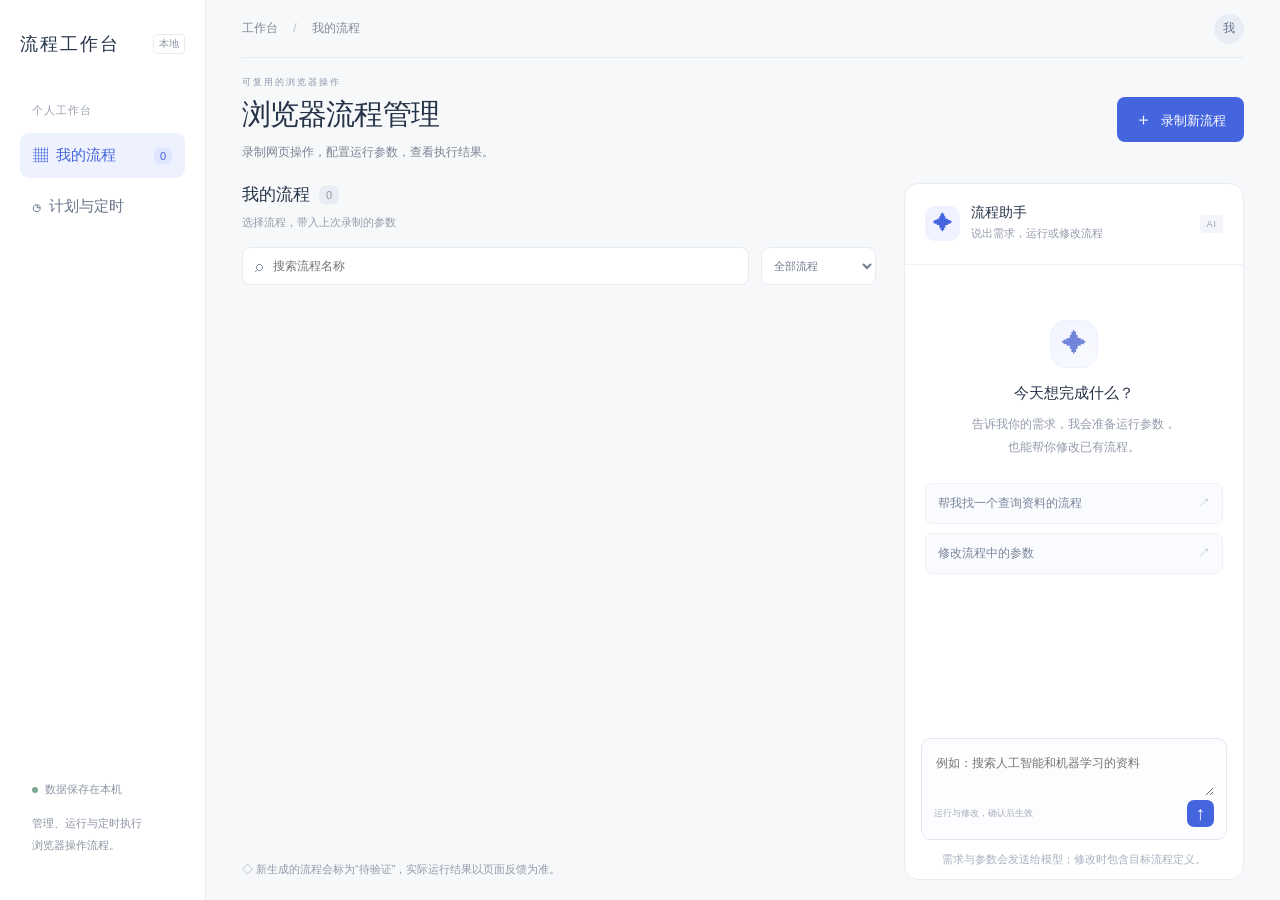
<file: src/browser_skill_agent/studio/index.html>
<!doctype html>
<html lang="zh-CN"><head><meta charset="utf-8"><meta name="viewport" content="width=device-width,initial-scale=1"><title>浏览器流程工作台</title><link rel="stylesheet" href="style.css"></head>
<body>
<aside class="sidebar"><a class="brand" href="#">流程工作台<span class="local">本地</span></a><div class="workspace">个人工作台</div><button id="navFlows" class="nav active">▦ <span>我的流程</span><span id="navCount">0</span></button><button id="navSchedules" class="nav">◷ <span>计划与定时</span></button><div class="side-note"><span class="dot"></span>数据保存在本机<p>管理、运行与定时执行<br>浏览器操作流程。</p></div></aside>
<main><header><span>工作台 <span class="slash">/</span> 我的流程</span><span class="avatar">我</span></header>
<section class="heading"><div><div class="eyebrow">可复用的浏览器操作</div><h1>浏览器流程管理</h1><p>录制网页操作，配置运行参数，查看执行结果。</p></div><button class="primary" id="newFlow"><span>＋</span> 录制新流程</button></section>
<section id="scheduleView" hidden><div class="section-head"><div><h2>计划与定时</h2><p>先配置运行参数与选项，再安排一次执行。</p></div><button id="newSchedule" class="primary">＋ 新建计划</button></div><p class="info">计划仅在工作台保持打开、电脑唤醒时触发。错过时间不自动补跑；人工授权或登录需要你在场。时间按本机时区显示。</p><div id="scheduleList"></div></section><div class="layout"><section class="library"><div class="section-head"><div><h2>我的流程 <span id="count">0</span></h2><p>选择流程，带入上次录制的参数</p></div></div><div class="toolbar"><label class="search">⌕ <input id="search" placeholder="搜索流程名称" aria-label="搜索流程名称"></label><select id="filter" aria-label="筛选流程"><option value="all">全部流程</option><option value="passed">运行通过</option><option value="verified">双模式验证通过</option><option value="unverified">待验证</option><option value="blocked">需要调整</option></select></div><div id="flows" class="cards"></div><div class="empty" id="empty" hidden><span>↗</span><h3>暂无可用流程</h3><p>点击“录制新流程”，在网页中演示一次。<br>完成后，我们会把它整理成可复用的流程。</p></div><div class="library-tip">◇ 新生成的流程会标为“待验证”，实际运行结果以页面反馈为准。</div><section id="job" class="job" hidden aria-live="polite"></section></section>
<aside class="assistant"><div class="assistant-head"><span class="ai-icon">✦</span><div><h2>流程助手</h2><p>说出需求，运行或修改流程</p></div><span class="assistant-tag">AI</span></div><div id="messages" class="messages" aria-live="polite"><div class="welcome"><div class="welcome-icon">✦</div><h3>今天想完成什么？</h3><p>告诉我你的需求，我会准备运行参数，<br>也能帮你修改已有流程。</p><button class="suggestion" data-text="帮我找一个查询资料的流程">帮我找一个查询资料的流程 <span>↗</span></button><button class="suggestion" data-text="我想修改一个流程，去掉不需要的参数">修改流程中的参数 <span>↗</span></button></div></div><form id="chatForm"><textarea id="chatInput" placeholder="例如：搜索人工智能和机器学习的资料" rows="2" aria-label="描述你的需求"></textarea><div class="composer-bottom"><span>运行与修改，确认后生效</span><button class="send" id="send" type="submit" aria-label="发送需求">↑</button></div></form><div class="ai-note">需求与参数会发送给模型；修改时包含目标流程定义。</div></aside></div>
</main>
<dialog id="recordDialog"><form id="recordForm"><div class="dialog-head"><div><div class="eyebrow">开始一段新流程</div><h2>录制一个新流程</h2></div><button type="button" class="icon close">×</button></div><p class="muted">我们会打开一个独立浏览器，请在其中演示完整操作。</p><label>流程名称 <span class="optional">可稍后修改</span><input id="recordName" placeholder="例如：搜索并打开直播间" maxlength="80"></label><label>起始网址<input id="recordUrl" required type="url" placeholder="https://"></label><label class="check"><input id="autoValidate" type="checkbox" checked>生成后自动后台验证与修复</label><p class="small">分别验证脚本和 LLM 模式，最多修复 2 次，会调用模型并重放网页操作。验证使用全部授权，上传下载默认允许；请使用适合重复操作的流程。</p><div class="info">完整、连贯的操作能提高生成效果。正常等待网页加载即可，无需加快点击。<br><strong>关闭新打开的浏览器，即结束录制。</strong></div><p class="small">录制结束后可选填补充说明，也可直接生成。操作记录与说明会发送给已配置的模型服务；生成不代表已经运行验证。</p><div class="dialog-footer"><button type="button" class="secondary close">取消</button><button class="primary" type="submit">打开浏览器并录制 ↗</button></div></form></dialog>
<dialog id="flowDialog"><div class="dialog-head"><div><div class="eyebrow">流程详情</div><h2 id="flowTitle">流程详情</h2></div><button class="icon close">×</button></div><div class="tabs"><button class="selected" data-tab="runPanel">运行流程</button><button data-tab="editPanel">编辑流程</button></div><div id="runPanel"><p class="muted" id="flowDescription"></p><div id="issueBox" class="info" hidden></div><h3>运行参数</h3><p class="small">已带入录制时的参数，仅修改本次需要变化的内容。</p><div id="params"></div><label class="check"><input id="enableLlm" type="checkbox">启用 LLM 运行</label><p class="small">默认关闭，按固定步骤执行。开启后由模型观察页面、分阶段规划，会发送页面信息并消耗 Token；与下方授权方式独立。</p><label>操作授权<select id="approvalMode"><option value="human">关键操作由我确认（默认）</option><option value="ai">关键操作由 AI 审核</option><option value="allow">全部允许，不再询问</option></select></label><p class="small" id="approvalHint">搜索、筛选和普通导航直接执行；关键操作在此确认。</p><label class="check"><input id="backgroundRun" type="checkbox">后台运行，遇到人工登录时显示浏览器</label><label class="check"><input id="closeAfter" type="checkbox">流程结束后自动关闭浏览器</label><p class="small">未勾选时保留最终页面。授权方式仅用于本次运行。</p><div class="dialog-footer"><button class="secondary close">取消</button><button id="runFlow" class="primary">▶ 运行流程</button></div></div><div id="editPanel" hidden><label>流程名称<input id="editName" maxlength="80"></label><h3>默认参数</h3><div id="editParams"></div><p class="small">如流程需要登录，密码仅在本次工作台会话内使用，不保存到 Skill，也不发送给模型。</p><details><summary>查看操作步骤</summary><ol id="steps"></ol></details><div class="dialog-footer spread"><button id="deleteFlow" class="danger">删除流程</button><button id="validateFlow" class="secondary">后台验证与修复</button><button id="saveFlow" class="primary">保存修改</button></div></div></dialog>
<dialog id="guidanceDialog"><form id="guidanceForm"><div class="dialog-head"><div><div class="eyebrow">录制完成</div><h2>补充一点信息，让流程更准确</h2></div><button type="button" class="icon close" aria-label="稍后补充">×</button></div><p class="muted">下面全部选填。更明确的目标、命名和参数建议，有助于生成更贴合需求的流程。不填写也可以直接生成。</p><label>流程名称 <span class="optional">选填</span><input id="guidanceName" maxlength="80" placeholder="给这段流程起一个容易识别的名字"></label><label>流程描述 <span class="optional">选填</span><textarea id="guidanceDescription" rows="3" maxlength="4000" placeholder="想完成什么？做到哪一步算完成？例如：查找指定内容，进入目标页面并读取结果。"></textarea></label><label>参数建议 <span class="optional">选填</span><textarea id="guidanceParameters" rows="3" maxlength="2000" placeholder="哪些内容以后需要调整，哪些保持固定？例如：搜索词作为参数，排序方式保持不变。"></textarea></label><div class="info">补充说明会与本次录制一起交给模型分析。无需填写专业格式；填写说明不代表流程已经通过运行验证。</div><p class="small muted">取消生成会删除本次录制记录，已发生的网站操作不会撤销。</p><div class="dialog-footer"><button id="cancelGeneration" type="button" class="secondary">取消生成并删除记录</button><button id="skipGuidance" type="button" class="secondary">直接生成</button><button type="submit" class="primary">按补充信息生成</button></div></form></dialog>
<dialog id="validationDialog"><h2>后台验证与修复</h2><p class="muted">使用已保存的默认参数，在独立浏览器中执行并检查结果，最多修复 2 次。有验收条件时验证脚本与 LLM 两种模式；没有条件时仅试运行脚本，结果保持待验证。页面信息会发送给模型。</p><label class="check"><input id="validationFiles" type="checkbox" checked>允许本次验证上传和下载指定文件</label><p class="small">生成后的自动验证默认全部允许并启用上传下载。文件操作仅使用已选文件副本，每个修复版本独立计算传输次数；不会伪造上传结果或跳过下载验收。独立会话不能撤销网站上的真实修改。</p><div class="dialog-footer"><button class="secondary close">取消</button><button id="startValidation" class="primary">开始验证</button></div></dialog><dialog id="confirmDialog"><h2 id="confirmTitle"></h2><p id="confirmText" class="muted"></p><div class="dialog-footer"><button id="confirmCancel" class="secondary">取消</button><button id="confirmOk" class="primary">确认</button></div></dialog>
<dialog id="approvalDialog"><h2>此操作需要你的确认</h2><p id="approvalMessage"></p><details><summary>查看操作内容</summary><pre id="approvalDetails"></pre></details><p class="small">仅批准当前这一次操作。</p><div class="dialog-footer"><button id="deny" class="secondary">拒绝</button><button id="approve" class="primary">允许操作</button></div></dialog>
<dialog id="scheduleDialog"><form id="scheduleForm"><div class="dialog-head"><h2>配置定时计划</h2><button type="button" class="icon close" aria-label="关闭计划配置">×</button></div><label>选择流程<select id="scheduleFlow" required></select></label><div id="scheduleParams"></div><label>执行时间（本机时区）<input id="scheduleAt" type="datetime-local" required></label><label>授权方式<select id="scheduleApproval"><option value="human">关键操作由人工确认</option><option value="ai">关键操作由 AI 分析授权</option><option value="allow">全部允许</option></select></label><p class="small muted">人工授权和登录会暂停等待你的确认；全部允许会直接执行流程中的操作。</p><label class="check"><input id="scheduleLlm" type="checkbox">启用 LLM 运行</label><label class="check"><input id="scheduleBackground" type="checkbox">后台运行（需要人工登录时显示）</label><label class="check"><input id="scheduleClose" type="checkbox" checked>执行结束后关闭浏览器</label><label class="check"><input id="scheduleEnabled" type="checkbox" checked>保存后启用计划</label><p class="small muted">密码不保存在计划中，需要提前在流程参数面板填写本次会话密码。流程定义变更后需重新保存计划。</p><div class="dialog-footer"><button type="button" class="secondary close">取消</button><button type="submit" class="primary">保存计划</button></div></form></dialog><div id="toast" role="alert" hidden></div><script src="app.js"></script></body></html>
</file>
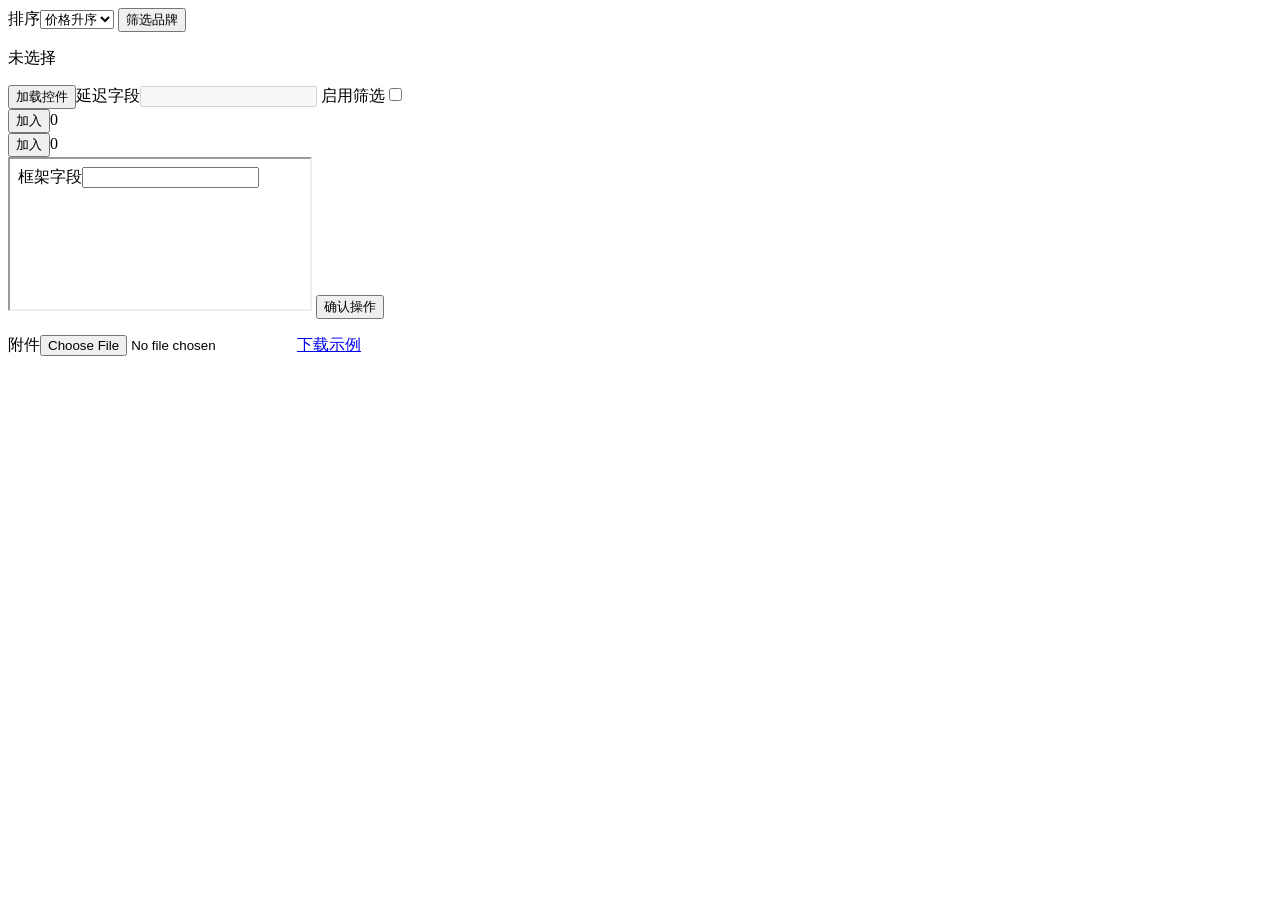
<file: tests/fixtures/components.html>
<!doctype html>
<html lang="zh-CN"><meta charset="utf-8"><title>动态组件工具验证</title>
<body>
<label>排序<select aria-label="排序"><option value="asc">价格升序</option><option value="desc">价格降序</option></select></label>
<button id="open" aria-haspopup="listbox" aria-expanded="false">筛选品牌</button>
<div id="panel" hidden><label>品牌搜索<input id="query"></label><div role="listbox" aria-label="品牌"></div></div>
<p role="status">未选择</p>
<button id="delayed">加载控件</button><label>延迟字段<input id="later" disabled></label>
<label>启用筛选<input type="checkbox"></label>
<article aria-label="商品甲"><button>加入</button><span>0</span></article>
<article aria-label="商品乙"><button>加入</button><span>0</span></article>
<iframe title="嵌入表单" srcdoc='<label>框架字段<input></label>'></iframe>
<button id="confirm">确认操作</button><p id="answer"></p>
<label>附件<input type="file" id="file"></label>
<a download="sample.txt" id="download">下载示例</a>
<script>
document.querySelector('#open').onclick = e => { document.querySelector('#panel').hidden=false; e.target.setAttribute('aria-expanded','true'); };
document.querySelector('#query').oninput = e => {
  const query=e.target.value;
  setTimeout(() => {
    const list=document.querySelector('[role=listbox]'); list.replaceChildren();
    if ('ForgeFlex'.includes(query)) {
      const option=document.createElement('button'); option.setAttribute('role','option'); option.textContent='ForgeFlex';
      option.onclick=() => { document.querySelector('[role=status]').textContent='已选择 ForgeFlex'; document.querySelector('#panel').hidden=true; };
      list.append(option);
    }
  },150);
};
document.querySelector('#delayed').onclick=() => setTimeout(() => document.querySelector('#later').disabled=false,200);
document.querySelectorAll('article button').forEach(b => b.onclick=() => b.nextElementSibling.textContent='1');
document.querySelector('#confirm').onclick=() => document.querySelector('#answer').textContent=confirm('继续吗？') ? '已确认' : '已取消';
document.querySelector('#download').href=URL.createObjectURL(new Blob(['test download'],{type:'text/plain'}));
</script></body></html>
</file>
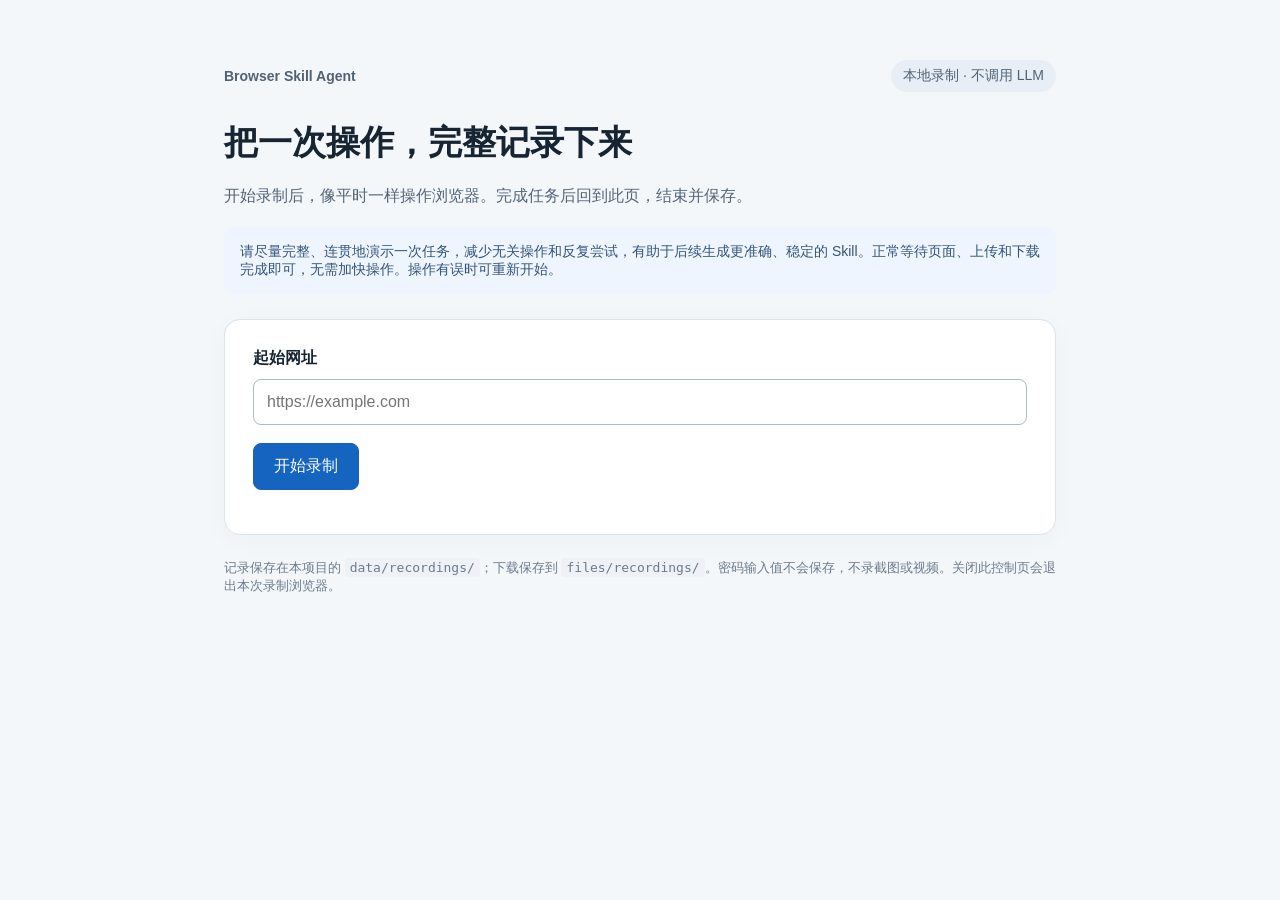
<file: src/browser_skill_agent/recording/control.html>
<!doctype html>
<html lang="zh-CN"><head><meta charset="utf-8"><meta name="viewport" content="width=device-width,initial-scale=1">
<title>浏览器操作录制</title><style>
:root{font-family:"Segoe UI","Microsoft YaHei",sans-serif;color:#172431;background:#f4f7fa}*{box-sizing:border-box}body{margin:0}main{max-width:880px;margin:60px auto;padding:0 24px}header{display:flex;justify-content:space-between;align-items:center;color:#506274;font-size:14px}h1{font-size:34px;margin:28px 0 12px}p{line-height:1.8;color:#536678}section{background:white;border:1px solid #dce4eb;border-radius:16px;padding:28px;margin:24px 0;box-shadow:0 5px 24px #20364d08}label{display:block;font-weight:600;margin-bottom:10px}input{width:100%;font:inherit;padding:13px;border:1px solid #abbccc;border-radius:8px}button{font:inherit;padding:12px 20px;border:1px solid #c4d1dc;border-radius:8px;background:white;cursor:pointer}button:disabled{opacity:.5;cursor:default}.primary{background:#1464c0;color:white;border-color:#1464c0}.danger{color:#a52e26}.row{display:flex;gap:12px;flex-wrap:wrap;margin-top:18px}.hint{background:#eef5ff;padding:16px;border-radius:10px;font-size:14px;color:#345479}.badge{padding:7px 12px;background:#e7eef5;border-radius:20px}#status{font-size:23px;margin:0 0 8px}#folder{word-break:break-all;font-family:Consolas,monospace;font-size:13px}li{margin:8px 0;color:#40556a}summary{cursor:pointer;color:#1464c0}#error{color:#b22b24;white-space:pre-wrap}dialog{max-width:520px;border:1px solid #dce4eb;border-radius:14px;padding:28px}dialog::backdrop{background:#182b4255}[hidden]{display:none!important}footer{font-size:13px;color:#6b7b8c;margin-bottom:32px}code{background:#eef2f6;padding:2px 5px;border-radius:3px}
</style></head><body><main>
<header><strong>Browser Skill Agent</strong><span class="badge">本地录制 · 不调用 LLM</span></header>
<h1>把一次操作，完整记录下来</h1>
<p>开始录制后，像平时一样操作浏览器。完成任务后回到此页，结束并保存。</p>
<div class="hint">请尽量完整、连贯地演示一次任务，减少无关操作和反复尝试，有助于后续生成更准确、稳定的 Skill。正常等待页面、上传和下载完成即可，无需加快操作。操作有误时可重新开始。</div>
<section><label for="url">起始网址</label><input id="url" type="url" placeholder="https://example.com" autocomplete="off">
<div class="row"><button id="start" class="primary">开始录制</button><button id="stop" hidden>结束并保存</button><button id="restart" class="danger" hidden>重新开始</button></div><p id="error" role="alert"></p></section>
<section id="record" hidden><h2 id="status" role="status">正在录制</h2><p id="counts"></p><p id="instruction"></p><p id="folder"></p><ul id="downloads"></ul><details><summary>查看最近操作</summary><ol id="actions"></ol></details></section>
<footer>记录保存在本项目的 <code>data/recordings/</code>；下载保存到 <code>files/recordings/</code>。密码输入值不会保存，不录截图或视频。关闭此控制页会退出本次录制浏览器。</footer>
<dialog id="restartDialog"><h2>重新开始录制？</h2><p>本次记录将标记为已放弃，不用于后续生成 Skill，并返回起始页面。登录会话会保留。已在网站完成的上传、提交或购买不会撤销。</p><div class="row"><button id="continue">继续当前录制</button><button id="confirmRestart" class="primary">重新开始</button></div></dialog>
<dialog id="webDialog"><h2 id="webDialogTitle">网页弹窗</h2><p id="webMessage"></p><input id="promptValue" aria-label="网页弹窗输入" autocomplete="off"><div class="row"><button id="dismissDialog">取消</button><button id="acceptDialog" class="primary">确定</button></div></dialog>
<script>
const el=id=>document.getElementById(id);let busy=false;
const kinds={fill:'填写',click:'点击',double_click:'双击',select:'选择选项',set_checked:'勾选',press:'按键',upload:'选择上传文件',dialog:'网页弹窗'};
function render(s){
 const running=s.state==='recording',finishing=s.state==='finishing';
 el('error').textContent=s.error||'';el('record').hidden=s.state==='idle';
 el('start').hidden=running||finishing;el('stop').hidden=!running;el('restart').hidden=!running&&!finishing;
 el('url').disabled=running||finishing;el('start').textContent=s.state==='completed'?'开始新的录制':'开始录制';
 for(const id of ['start','stop','restart'])el(id).disabled=busy;
 el('status').textContent=({recording:'正在录制',finishing:'正在保存，等待下载完成…',completed:'录制完成，记录已保存',interrupted:'录制已中断，已有记录保留',abandoned:'本次记录已放弃'})[s.state]||'';
 el('counts').textContent=s.id?`${s.action_count} 个操作 · ${s.page_count} 个页面 · 选择文件 ${s.uploads} 次 · 下载 ${(s.downloads||[]).length} 次`:'';
 el('instruction').textContent=running?'请切换到录制网页操作，完成后回到此页。':finishing?'已记录的下载会继续保存，请暂时不要关闭浏览器。':'这些是操作记录，尚未生成参数或 Skill。';
 el('folder').textContent=s.folder?'记录目录：'+s.folder:'';
 el('downloads').replaceChildren(...(s.downloads||[]).map(d=>{const li=document.createElement('li');li.textContent=`${d.suggested_filename}：${({downloading:'下载中',completed:'已保存',failed:'失败',cancelled:'已取消'})[d.status]||d.status}`;return li;}));
 el('actions').replaceChildren(...(s.actions||[]).map(a=>{const li=document.createElement('li');li.textContent=(kinds[a.kind]||a.kind)+' · '+(a.name||'页面元素');return li;}));
 if(s.dialog){el('webMessage').textContent=s.dialog.message;el('promptValue').hidden=s.dialog.type!=='prompt';if(!el('webDialog').open)el('webDialog').showModal();}
 else if(el('webDialog').open){el('webDialog').close();el('promptValue').value='';}
}
async function command(name,value){if(busy)return;busy=true;for(const id of ['start','stop','restart'])el(id).disabled=true;el('error').textContent='';el('instruction').textContent='正在处理…';try{render(await window.__bsaControl(name,value));}catch{el('error').textContent='录制器连接已关闭，请查看终端。';}finally{busy=false;for(const id of ['start','stop','restart'])el(id).disabled=false;}}
el('start').onclick=()=>command('start',el('url').value);el('stop').onclick=()=>command('stop');
el('restart').onclick=()=>el('restartDialog').showModal();el('continue').onclick=()=>el('restartDialog').close();
el('confirmRestart').onclick=()=>{el('restartDialog').close();command('restart');};
el('acceptDialog').onclick=()=>command('dialog',{accept:true,text:el('promptValue').value});
el('dismissDialog').onclick=()=>command('dialog',{accept:false});
el('webDialog').addEventListener('cancel',e=>{e.preventDefault();command('dialog',{accept:false});});
setInterval(async()=>{if(!busy)try{render(await window.__bsaControl('status'));}catch{}},700);
</script></main></body></html>
</file>
<file: src/browser_skill_agent/studio/style.css>
:root{font-family:Inter,"Segoe UI","Microsoft YaHei",sans-serif;color:#253348;background:#f7f8fa;font-synthesis:none;--blue:#4565df;--muted:#7b8494;--line:#e8ebf1}*{box-sizing:border-box}body{margin:0;display:flex;min-height:100vh}button,input,textarea,select{font:inherit}button{cursor:pointer;border:0;transition:background .15s}button:disabled{opacity:.5;cursor:wait}button:focus-visible,input:focus-visible,textarea:focus-visible,select:focus-visible{outline:3px solid #b6c6ff;outline-offset:2px}input,textarea,select{color:inherit}h1,h2,h3,p{margin:0}h1{font-size:29px;letter-spacing:-.9px;line-height:1.5;font-weight:650}h2{font-size:17px;font-weight:650}h3{font-size:14px;margin:16px 0 10px}p{line-height:1.8}.sidebar{width:206px;background:#fff;border-right:1px solid var(--line);padding:32px 20px;position:fixed;inset:0 auto 0 0;display:flex;flex-direction:column}.brand{text-decoration:none;color:#26344c;display:flex;align-items:center;gap:10px;font-size:23px;font-weight:700;letter-spacing:2px}.brandmark{width:33px;height:33px;display:grid;place-items:center;border-radius:11px;background:var(--blue);color:white;font-size:25px;letter-spacing:0}.local{font-size:10px;letter-spacing:0;color:#8b94a3;border:1px solid var(--line);border-radius:4px;padding:2px 5px;margin-left:auto}.workspace{font-size:11px;color:#9aa1af;margin:47px 12px 15px;letter-spacing:1px}.nav{width:100%;border-radius:9px;text-align:left;display:flex;align-items:center;gap:13px;padding:13px;color:var(--blue);background:#eef2ff;font-size:15px}.nav span:last-child{margin-left:auto;font-size:11px;background:#dfe6ff;border-radius:5px;padding:2px 6px}.side-note{margin-top:auto;font-size:11px;color:#8b94a3;padding:12px}.dot{display:inline-block;width:6px;height:6px;background:#7da692;border-radius:50%;margin-right:7px}.side-note p{font-size:11px;margin-top:15px;line-height:2}main{margin-left:206px;flex:1;min-width:0;padding:0 36px 30px;max-width:1900px}header{height:78px;display:flex;justify-content:space-between;align-items:center;border-bottom:1px solid var(--line);font-size:12px;color:#80899a}.slash{margin:0 12px;color:#b6becc}.avatar{height:30px;width:30px;background:#e9edf5;display:grid;place-items:center;border-radius:50%;font-size:12px;color:#67748a}.heading{display:flex;align-items:center;justify-content:space-between;gap:20px;padding:36px 0 32px}.eyebrow{font-size:9px;letter-spacing:2px;font-weight:700;color:#8c99ac;margin-bottom:8px}.heading p{font-size:12px;color:var(--muted);margin-top:9px}.primary{background:var(--blue);color:white;border-radius:8px;padding:11px 18px;font-size:13px;white-space:nowrap}.primary:hover{background:#3454cd}.primary span{font-size:17px;margin-right:5px}.secondary{background:white;border:1px solid #dde2eb;color:#526079;padding:10px 17px;border-radius:8px;font-size:13px}.layout{display:grid;grid-template-columns:minmax(380px,1fr) 340px;gap:28px;align-items:start}.section-head{display:flex;align-items:center;justify-content:space-between}.section-head h2{display:flex;gap:9px;align-items:center}.section-head h2 span{font-size:11px;font-weight:400;color:#8c95a5;background:#e9edf3;padding:3px 7px;border-radius:6px}.section-head p{font-size:11px;color:#949baa;margin-top:7px}.toolbar{display:flex;gap:12px;margin:22px 0 17px}.search{display:flex;align-items:center;gap:8px;flex:1;border:1px solid var(--line);background:white;border-radius:8px;padding:0 12px;color:#8994a8;height:38px}.search input{border:0;background:none;outline:none;width:100%;font-size:12px}.toolbar select{border:1px solid var(--line);border-radius:8px;font-size:11px;padding:8px;color:#727d90;background:#fff}.cards{display:grid;grid-template-columns:repeat(2,minmax(0,1fr));gap:14px}.card{background:#fff;border:1px solid var(--line);border-radius:12px;padding:19px;min-width:0;display:flex;flex-direction:column;min-height:205px;box-shadow:0 2px 4px #293b5502}.card:hover{border-color:#cbd5ed;box-shadow:0 4px 14px #293b5507}.card-top{display:flex;align-items:center;justify-content:space-between;margin-bottom:14px}.flow-icon{height:33px;width:33px;border-radius:9px;background:#f0f3ff;color:#6075cf;display:grid;place-items:center;font-size:18px}.badge{border-radius:5px;padding:4px 6px;font-size:10px;background:#f5f3ee;color:#9e875d}.badge.passed{background:#edf6f2;color:#578c72}.badge.blocked{background:#fff0ed;color:#b36b59}.card h3{font-size:14px;line-height:1.6;margin:0 0 6px;display:-webkit-box;-webkit-line-clamp:2;-webkit-box-orient:vertical;overflow:hidden}.card p{font-size:11px;color:#8d95a3;line-height:1.8;display:-webkit-box;-webkit-line-clamp:2;-webkit-box-orient:vertical;overflow:hidden}.card-bottom{display:flex;align-items:center;justify-content:space-between;margin-top:auto;padding-top:17px;font-size:10px;color:#98a0af}.card-actions{display:flex;gap:7px}.mini{border:1px solid #e5e9f2;background:white;color:#6c7890;padding:6px 8px;border-radius:6px;font-size:11px}.mini.run{color:var(--blue);background:#f2f5ff;border-color:#edf1ff;padding:6px 11px}.library-tip{font-size:10px;color:#919aaa;margin-top:19px;line-height:1.8}.assistant{border:1px solid var(--line);background:white;border-radius:14px;overflow:hidden;position:sticky;top:20px;display:flex;flex-direction:column;height:600px;max-height:calc(100vh - 40px)}.assistant-head{display:flex;gap:11px;align-items:center;padding:20px;border-bottom:1px solid #f0f2f6}.ai-icon{color:var(--blue);background:#f0f3ff;height:35px;width:35px;border-radius:10px;display:grid;place-items:center;font-size:20px}.assistant-head h2{font-size:14px}.assistant-head p{font-size:10px;color:#929aaa;margin-top:2px}.assistant-tag{margin-left:auto;font-size:9px;letter-spacing:1px;background:#f3f5fa;border-radius:4px;padding:4px 6px;color:#96a0b2}.messages{overflow:auto;flex:1;padding:20px}.welcome{padding-top:35px;text-align:center}.welcome-icon{margin:0 auto 15px;height:48px;width:48px;border-radius:16px;background:linear-gradient(145deg,#f1f4ff,#fafbff);border:1px solid #ecf0ff;color:#7185d9;display:grid;place-items:center;font-size:25px}.welcome h3{font-size:15px}.welcome p{font-size:11px;color:#929aaa;line-height:1.9;margin-bottom:25px}.suggestion{width:100%;text-align:left;background:#fafbfe;border:1px solid #eef1f6;font-size:11px;color:#78859a;padding:11px 12px;border-radius:7px;margin-bottom:9px}.suggestion span{float:right;color:#b0b9ca}#chatForm{margin:0 16px;border:1px solid #e1e7f1;border-radius:10px;padding:12px;background:#fdfdff}textarea{resize:vertical;width:100%;border:0;outline:none;background:transparent;font-size:12px;line-height:1.7;min-height:45px}.composer-bottom{display:flex;align-items:center;justify-content:space-between}.composer-bottom span{font-size:9px;color:#a5adbb}.send{height:27px;width:27px;border-radius:7px;background:var(--blue);color:white;font-size:19px}.ai-note{font-size:9px;color:#a6afbf;text-align:center;padding:12px 0}.message{font-size:12px;line-height:1.9;padding:11px 13px;border-radius:10px;background:#f5f7fb;margin-bottom:12px;white-space:pre-wrap;word-break:break-word}.message.user{background:#edf1ff;color:#435c9e;margin-left:25px}.plan{padding:12px;border:1px solid #dfe6fc;border-radius:9px;margin-bottom:14px;font-size:12px}.plan button{margin-top:10px}.empty{padding:60px 15px;text-align:center;border:1px dashed #dce3ef;border-radius:12px;color:#8a95a8}.empty>span{font-size:28px}.empty h3{color:#5d6d88}.empty p{font-size:12px}.job{background:#fff;border:1px solid var(--line);border-radius:10px;margin-top:20px;padding:16px;font-size:12px;line-height:1.8;white-space:pre-wrap}.job button{margin:10px 7px 0 0}dialog{border:1px solid #e2e7f0;border-radius:16px;padding:28px;width:520px;max-width:calc(100vw - 32px);max-height:90vh;color:inherit;box-shadow:0 25px 100px #1c2f4526}dialog::backdrop{background:#202c4250;backdrop-filter:blur(3px)}.dialog-head{display:flex;justify-content:space-between;align-items:center;margin-bottom:20px}.icon{font-size:24px;color:#8b94a5;background:transparent;padding:0 5px}.muted{color:#8b94a3;font-size:12px;margin-bottom:18px}.optional{font-size:10px;color:#9ba4b4;margin-left:8px}dialog label:not(.check){display:block;font-size:12px;margin:16px 0 8px}dialog input:not([type=checkbox]){width:100%;padding:11px 12px;border:1px solid #dfe5ef;border-radius:7px;margin-top:8px;background:#fff}dialog .info{background:#f2f5fd;border:1px solid #e7edfb;padding:13px;border-radius:8px;font-size:11px;line-height:1.9;color:#6c7d9e;margin:18px 0}dialog .small{font-size:10px;color:#939eaf;line-height:1.8;margin-top:9px}.dialog-footer{display:flex;justify-content:flex-end;gap:10px;margin-top:24px}.spread{justify-content:space-between}.danger{color:#b56d6d;background:none;font-size:12px}.tabs{display:flex;gap:20px;border-bottom:1px solid var(--line);margin-bottom:22px}.tabs button{background:none;color:#8a95a7;padding:0 2px 12px;font-size:12px}.tabs .selected{color:var(--blue);border-bottom:2px solid var(--blue)}.check{display:flex;gap:8px;align-items:center;font-size:12px;margin-top:24px}input[type=checkbox]{accent-color:var(--blue)}details{font-size:12px;color:#7d8ba1;margin-top:20px;line-height:1.9}pre{white-space:pre-wrap;overflow-wrap:anywhere;font-size:11px;max-height:240px;overflow:auto}#toast{position:fixed;bottom:26px;left:50%;transform:translateX(-50%);background:#26344b;color:white;box-shadow:0 7px 20px #17264130;padding:13px 22px;border-radius:9px;max-width:620px;font-size:12px;z-index:30}[hidden]{display:none!important}@media(min-width:1500px){.layout{grid-template-columns:minmax(380px,1fr) 380px}.cards{grid-template-columns:repeat(3,minmax(0,1fr))}}@media(max-width:1100px){.sidebar{width:165px;padding:28px 14px}main{margin-left:165px;padding:0 22px}.layout{grid-template-columns:minmax(300px,1fr) 300px;gap:18px}.cards{grid-template-columns:1fr}.heading h1{font-size:23px}.heading{align-items:flex-start}}@media(max-width:800px){.sidebar{display:none}main{margin-left:0;padding:0 20px}.layout{grid-template-columns:1fr}.assistant{position:static;height:560px}.heading{flex-direction:column}.cards{grid-template-columns:repeat(2,minmax(0,1fr))}}@media(max-width:500px){.cards{grid-template-columns:1fr}}

/* 常用文字保持可读，辅助信息不抢占视觉焦点。 */
.card p,.heading p,.welcome p,.suggestion,.search input,.muted{font-size:12px}.card-bottom,.library-tip,.section-head p,.assistant-head p,.side-note,.side-note p,.ai-note,dialog .small{font-size:11px}.message,.plan,dialog label:not(.check){font-size:13px}

/* 桌面工作台占满实际视口，列表与对话分别滚动，顶部操作始终可达。 */
@media(min-width:801px){
 html,body{height:100%;overflow:hidden}
 body{min-height:0;height:100dvh}
 main{display:flex;flex-direction:column;height:100%;max-width:none;padding-bottom:20px}
 header,.heading{flex-shrink:0}
 header{height:58px}
 .heading{padding:18px 0 20px}
 .heading .eyebrow{margin-bottom:4px}
 .heading p{margin-top:5px}
 .toolbar{margin:14px 0 12px}
 .layout{flex:1;min-height:0;align-items:stretch;overflow:hidden}
 .library{display:flex;flex-direction:column;min-width:0;min-height:0}
 .section-head,.toolbar,.library-tip{flex-shrink:0}
 .cards{flex:1;min-height:0;overflow:auto;align-content:start;padding:3px 5px 5px 3px;overscroll-behavior:contain;scrollbar-gutter:stable}
 .card{min-height:205px}
 .assistant{position:static;height:100%;min-height:0;max-height:none}
 .assistant-head,#chatForm,.ai-note{flex-shrink:0}
 .messages{min-height:0;overscroll-behavior:contain}
 #chatInput{max-height:110px}
 .job{flex-shrink:0;max-height:28vh;overflow:auto;margin-top:10px}
 .empty{flex:1;min-height:0;overflow:auto;padding:25px 15px}
}
@media(min-width:801px) and (max-height:760px){
 header{height:44px}
 .heading{padding:12px 0}
 .heading h1{font-size:24px}
 .heading p{margin-top:4px}
 .toolbar{margin:12px 0}
 .library-tip{margin-top:8px}
 .assistant-head{padding:12px 16px}
 .welcome{padding-top:8px}
 .welcome p{margin-bottom:12px}
 .welcome-icon{height:32px;width:32px;margin-bottom:8px}
}
@media(max-width:800px){
 .messages{min-height:0}
 .assistant-head,#chatForm,.ai-note{flex-shrink:0}
 main{width:100%}
}
.nav{gap:8px}.nav span:first-of-type{white-space:nowrap;flex-shrink:0}

#approvalMode{display:block;width:100%;margin-top:8px;padding:11px 12px;background:white;border:1px solid #dfe5ef;border-radius:7px;font-size:12px}

/* 状态与日志按需展开，不覆盖流程卡片；结果集中在右侧对话区。 */
.job{padding:10px 13px;white-space:normal;max-height:none;overflow:visible}
.job-bar{display:flex;align-items:center;justify-content:space-between;gap:10px;flex-wrap:wrap}
.job-label{font-size:12px}.job-actions{display:flex;gap:6px;flex-wrap:wrap}
.job .job-actions button{margin:0;padding:6px 9px;font-size:11px}
.job-logs{margin-top:5px}.job-logs summary{cursor:pointer;font-size:11px}
.job-logs pre{height:min(32vh,340px);max-height:none;margin:8px 0 0;overflow:auto;background:#f7f9fc;border:1px solid #e9edf4;padding:12px;border-radius:6px;font-size:12px;line-height:1.8;color:#607087}
.chat-result{margin:0 0 12px;padding:10px;background:#f8faff;border:1px solid #e6ecf8;border-radius:8px}
.chat-result summary{cursor:pointer;color:#52678d}.chat-result pre{max-height:220px;font-size:12px}
#guidanceDialog textarea{display:block;margin-top:8px;padding:10px 12px;border:1px solid #dfe5ef;border-radius:7px;min-height:78px;max-height:180px;background:white}

.badge.verified{color:#24877b;background:#eaf6f3}

[hidden]{display:none!important}
#scheduleView{min-height:0;overflow:auto;flex:1;padding-bottom:20px}
#scheduleView .section-head{display:flex;justify-content:space-between;align-items:center;gap:16px}
#scheduleList{display:grid;grid-template-columns:repeat(auto-fit,minmax(320px,1fr));gap:16px;margin-top:18px}
.schedule-card{background:white;border:1px solid #e3e8f2;border-radius:14px;padding:20px;overflow-wrap:anywhere}
.schedule-card .job-actions{margin-top:16px}.schedule-card pre{max-height:180px;overflow:auto;white-space:pre-wrap}
#scheduleDialog{max-height:90vh;overflow:auto;width:min(560px,90vw)}
#scheduleDialog select,#scheduleDialog input:not([type=checkbox]){display:block;width:100%;margin-top:6px;padding:10px;border:1px solid #dfe5ef;border-radius:7px;box-sizing:border-box}
#scheduleDialog label{display:block;margin-top:14px}#scheduleDialog label.check{display:flex;gap:8px;align-items:center}

.sidebar .nav{background:transparent;color:#68758a;margin-bottom:6px}
.sidebar .nav.active{background:#eef2ff;color:var(--blue)}
#navSchedules span:last-child{margin-left:0;background:transparent;font-size:15px;padding:0}
.schedule-card{font-size:13px}.schedule-card .small{color:#748198;font-size:12px}
#scheduleView>.info{font-size:12px;color:#748198;line-height:1.8;margin-top:12px}

.brand{font-size:18px;gap:8px;white-space:nowrap}.brand .local{font-size:10px;white-space:nowrap}
</file>
